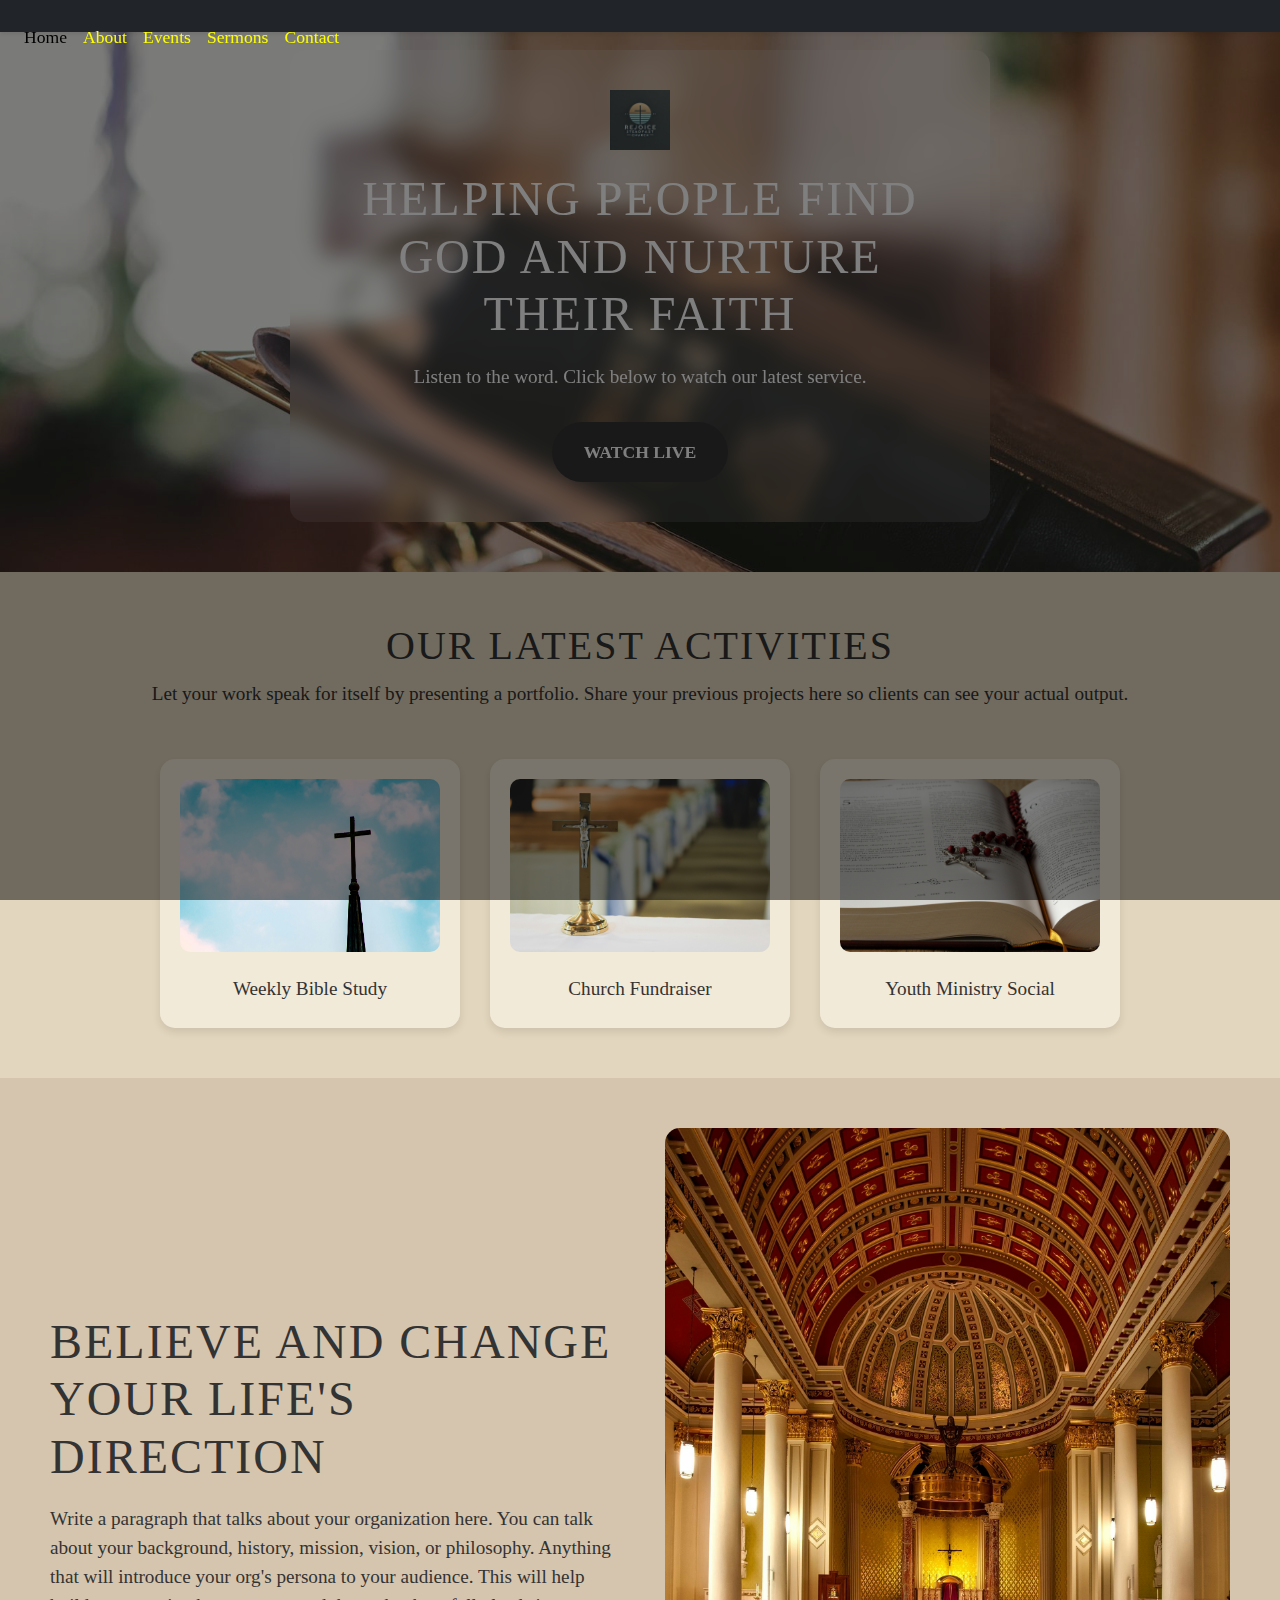
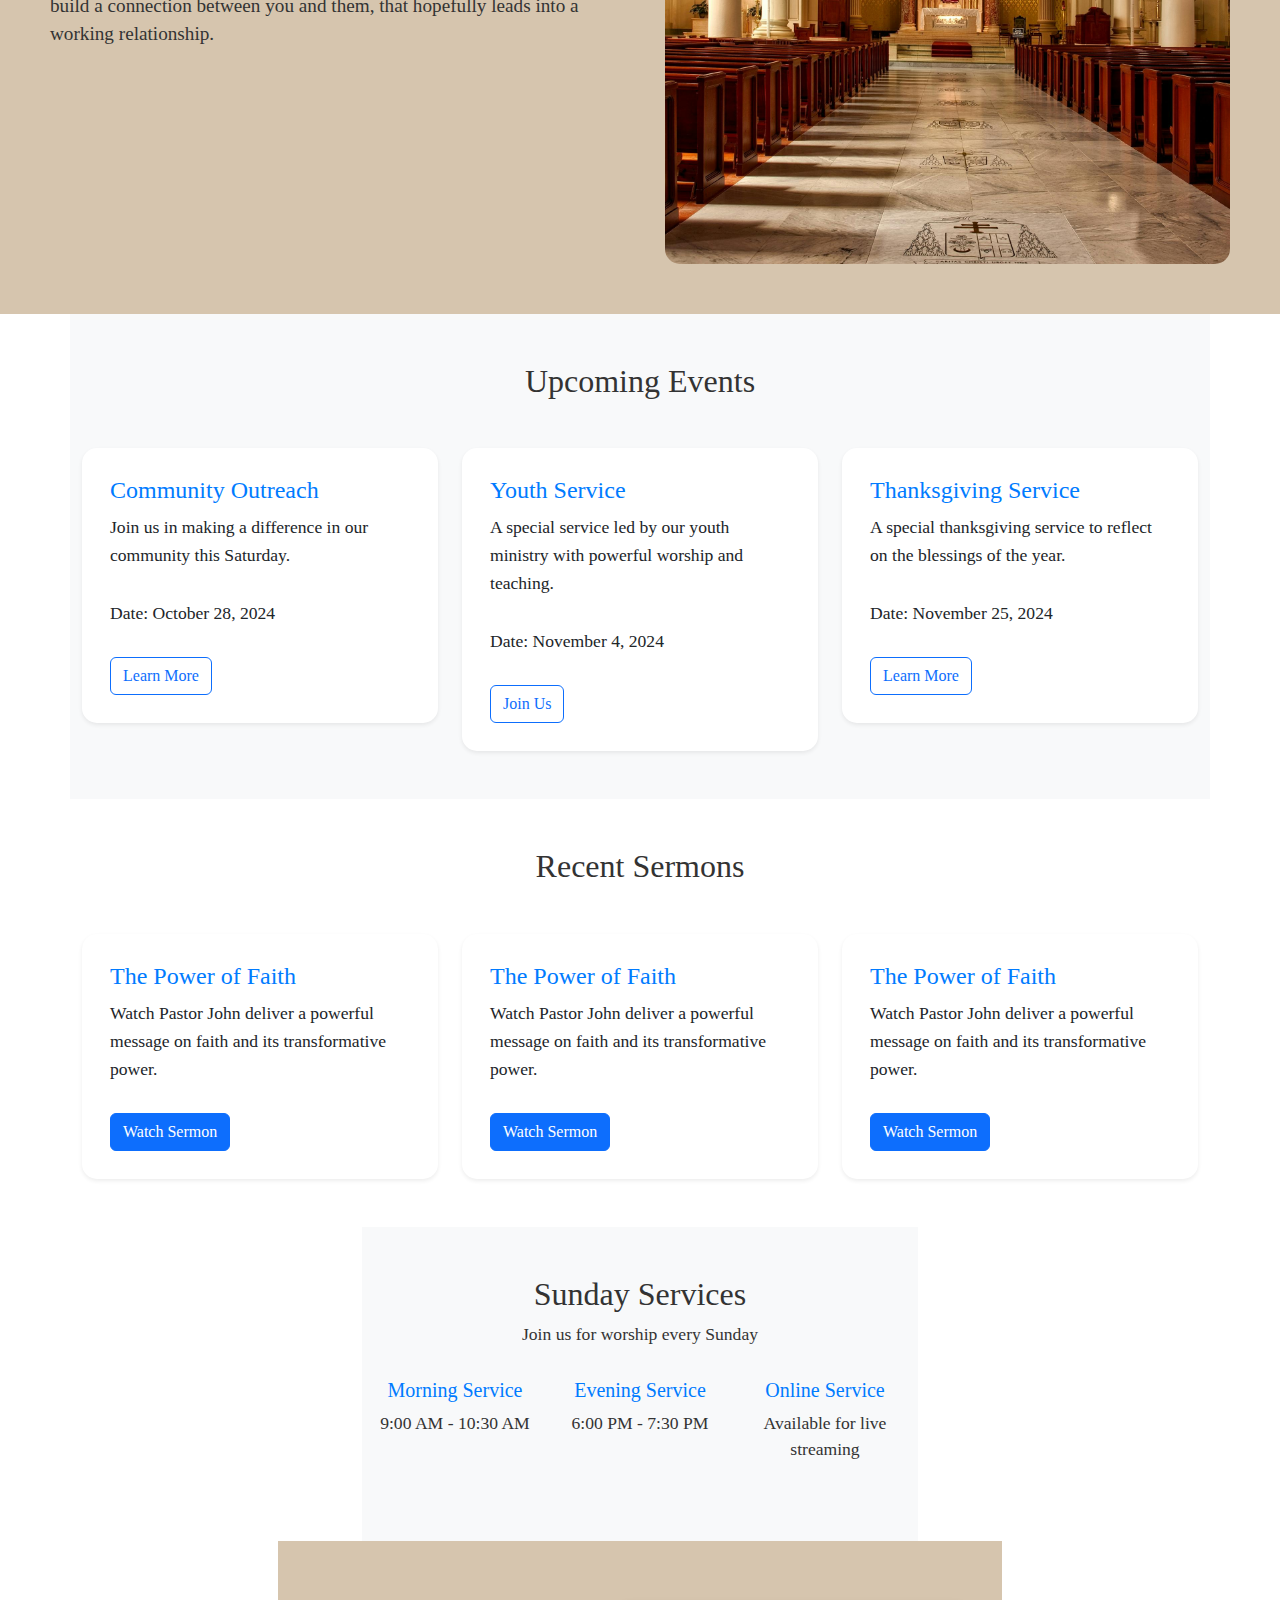
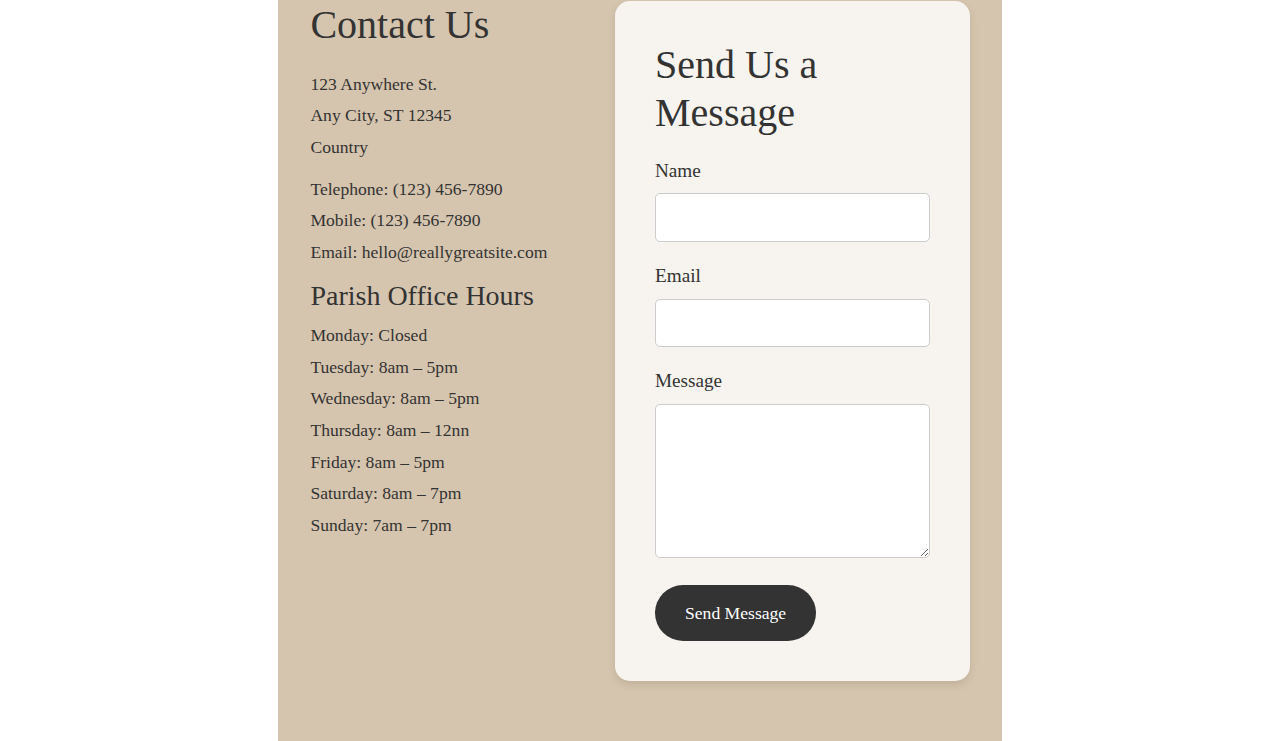
<file: index.html>
<!DOCTYPE html>
<html lang="en">
<head>
    <meta charset="UTF-8">
    <meta name="viewport" content="width=device-width, initial-scale=1.0">
    <link href="https://cdn.jsdelivr.net/npm/bootstrap@5.3.1/dist/css/bootstrap.min.css" rel="stylesheet">
    <link rel="stylesheet" href="style.css">
    <title>Rejoice Steadfast Church</title>
</head>
<body>

    <!-- Navbar -->
<nav class="navbar navbar-expand-sm navbar-light bg-dark fixed-top shadow-sm">
    <div class="nav-container">
      <a class="navbar-brand" href="#">Church Name</a>
      <button class="navbar-toggler" type="button" data-bs-toggle="collapse" data-bs-target="#navbarNav" aria-controls="navbarNav" aria-expanded="false" aria-label="Toggle navigation">
        <span class="navbar-toggler-icon"></span>
      </button>
      <div class="collapse navbar-collapse justify-content-end" id="navbarNav">
        <ul class="navbar-nav">
          <li class="nav-item">
            <a class="nav-link active" href="#">Home</a>
          </li>
          <li class="nav-item">
            <a class="nav-link" href="#about">About</a>
          </li>
          <li class="nav-item">
            <a class="nav-link" href="#events">Events</a>
          </li>
          <li class="nav-item">
            <a class="nav-link" href="#sermons">Sermons</a>
          </li>
          <li class="nav-item">
            <a class="nav-link" href="#contact">Contact</a>
          </li>
        </ul>
      </div>
    </div>
  </nav>
  
    <div class="overlay"></div>

    <div class="container-landing">
        <div class="church-logo">
            <img src="logo.webp" alt="Rejoice Steadfast Church Logo">
        </div>
        <h1>Helping People Find God and Nurture Their Faith</h1>
        <p>Listen to the word. Click below to watch our latest service.</p>
        <a href="#" class="watch-button">Watch Live</a>
    </div>

    <!-- Our Latest Activities Section -->
    <section class="activities-section">
        <h1>Our Latest Activities</h1>
        <p>Let your work speak for itself by presenting a portfolio. Share your previous projects here so clients can see your actual output.</p>
        <div class="activities">
            <div class="activity">
                <img src="1.jpg" alt="Weekly Bible Study">
                <h3>Weekly Bible Study</h3>
            </div>
            <div class="activity">
                <img src="2.jpg" alt="Church Fundraiser">
                <h3>Church Fundraiser</h3>
            </div>
            <div class="activity">
                <img src="3.jpg" alt="Youth Ministry Social">
                <h3>Youth Ministry Social</h3>
            </div>
        </div>
    </section>
    <!-- Believe and Change Section -->
    <section class="believe-section">
        <div class="believe-content">
            <h1>Believe and Change Your Life's Direction</h1>
            <p>Write a paragraph that talks about your organization here. You can talk about your background, history, mission, vision, or philosophy. Anything that will introduce your org's persona to your audience. This will help build a connection between you and them, that hopefully leads into a working relationship.</p>
        </div>
        <div class="believe-image">
            <img src="4.jpg" alt="Church Cross Image">
        </div>
    </section>

    <!-- Events Section -->
<section id="events" class="py-5 bg-light">
    <div class="container">
      <h2 class="text-center mb-5">Upcoming Events</h2>
      <div class="row">
        <!-- Event Card 1 -->
        <div class="col-md-4">
          <div class="card event-card shadow-sm">
            <div class="card-body">
              <h5 class="card-title">Community Outreach</h5>
              <p class="card-text">Join us in making a difference in our community this Saturday.</p>
              <p><strong>Date:</strong> October 28, 2024</p>
              <a href="#" class="btn btn-outline-primary">Learn More</a>
            </div>
          </div>
        </div>
        <!-- Event Card 2 -->
        <div class="col-md-4">
          <div class="card event-card shadow-sm">
            <div class="card-body">
              <h5 class="card-title">Youth Service</h5>
              <p class="card-text">A special service led by our youth ministry with powerful worship and teaching.</p>
              <p><strong>Date:</strong> November 4, 2024</p>
              <a href="#" class="btn btn-outline-primary">Join Us</a>
            </div>
          </div>
        </div>
        <!-- Event Card 3 -->
        <div class="col-md-4">
          <div class="card event-card shadow-sm">
            <div class="card-body">
              <h5 class="card-title">Thanksgiving Service</h5>
              <p class="card-text">A special thanksgiving service to reflect on the blessings of the year.</p>
              <p><strong>Date:</strong> November 25, 2024</p>
              <a href="#" class="btn btn-outline-primary">Learn More</a>
            </div>
          </div>
        </div>
      </div>
    </div>
  </section>

  <!-- Sermons Section -->
<section id="sermons" class="py-5">
    <div class="container">
      <h2 class="text-center mb-5">Recent Sermons</h2>
      <div class="row">
        <div class="col-md-4">
          <div class="card sermon-card shadow-sm">
            <div class="card-body">
              <h5 class="card-title">The Power of Faith</h5>
              <p class="card-text">Watch Pastor John deliver a powerful message on faith and its transformative power.</p>
              <a href="#" class="btn btn-primary">Watch Sermon</a>
            </div>
          </div>
        </div>
        <div class="col-md-4">
            <div class="card sermon-card shadow-sm">
              <div class="card-body">
                <h5 class="card-title">The Power of Faith</h5>
                <p class="card-text">Watch Pastor John deliver a powerful message on faith and its transformative power.</p>
                <a href="#" class="btn btn-primary">Watch Sermon</a>
              </div>
            </div>
          </div>
          <div class="col-md-4">
            <div class="card sermon-card shadow-sm">
              <div class="card-body">
                <h5 class="card-title">The Power of Faith</h5>
                <p class="card-text">Watch Pastor John deliver a powerful message on faith and its transformative power.</p>
                <a href="#" class="btn btn-primary">Watch Sermon</a>
              </div>
            </div>
          </div>
        <!-- Repeat sermon cards for more sermons -->
      </div>
    </div>
  </section>
  <!-- Sunday Services Schedule Section -->
<section id="services" class="py-5 bg-light">
    <div class="container text-center">
      <h2>Sunday Services</h2>
      <p class="lead">Join us for worship every Sunday</p>
      <div class="row">
        <div class="col-md-4">
          <h5>Morning Service</h5>
          <p>9:00 AM - 10:30 AM</p>
        </div>
        <div class="col-md-4">
          <h5>Evening Service</h5>
          <p>6:00 PM - 7:30 PM</p>
        </div>
        <div class="col-md-4">
          <h5>Online Service</h5>
          <p>Available for live streaming</p>
        </div>
      </div>
    </div>
  </section>
  
  <section class="contact-section" id="contact">
    <div class="container contact-container">
        <div class="contact-details">
            <h2>Contact Us</h2>
            <p>123 Anywhere St.<br> Any City, ST 12345<br> Country</p>
            <p><strong>Telephone:</strong> (123) 456-7890<br>
               <strong>Mobile:</strong> (123) 456-7890<br>
               <strong>Email:</strong> hello@reallygreatsite.com</p>

            <h3>Parish Office Hours</h3>
            <p>Monday: Closed<br>
               Tuesday: 8am – 5pm<br>
               Wednesday: 8am – 5pm<br>
               Thursday: 8am – 12nn<br>
               Friday: 8am – 5pm<br>
               Saturday: 8am – 7pm<br>
               Sunday: 7am – 7pm</p>

            <div class="social-links">
                <a href="#"><i class="fab fa-facebook-f"></i></a>
                <a href="#"><i class="fab fa-twitter"></i></a>
                <a href="#"><i class="fab fa-instagram"></i></a>
            </div>
        </div>

        <!-- Contact Form -->
        <div class="contact-form">
            <h2>Send Us a Message</h2>
            <form action="#" method="post">
                <div class="form-group">
                    <label for="name">Name</label>
                    <input type="text" id="name" name="name" required>
                </div>
                <div class="form-group">
                    <label for="email">Email</label>
                    <input type="email" id="email" name="email" required>
                </div>
                <div class="form-group">
                    <label for="message">Message</label>
                    <textarea id="message" name="message" rows="5" required></textarea>
                </div>
                <button type="submit" class="submit-btn">Send Message</button>
            </form>
        </div>
    </div>
</section>


    <script src="https://cdn.jsdelivr.net/npm/bootstrap@5.3.1/dist/js/bootstrap.bundle.min.js"></script>
</body>
</html>
</file>
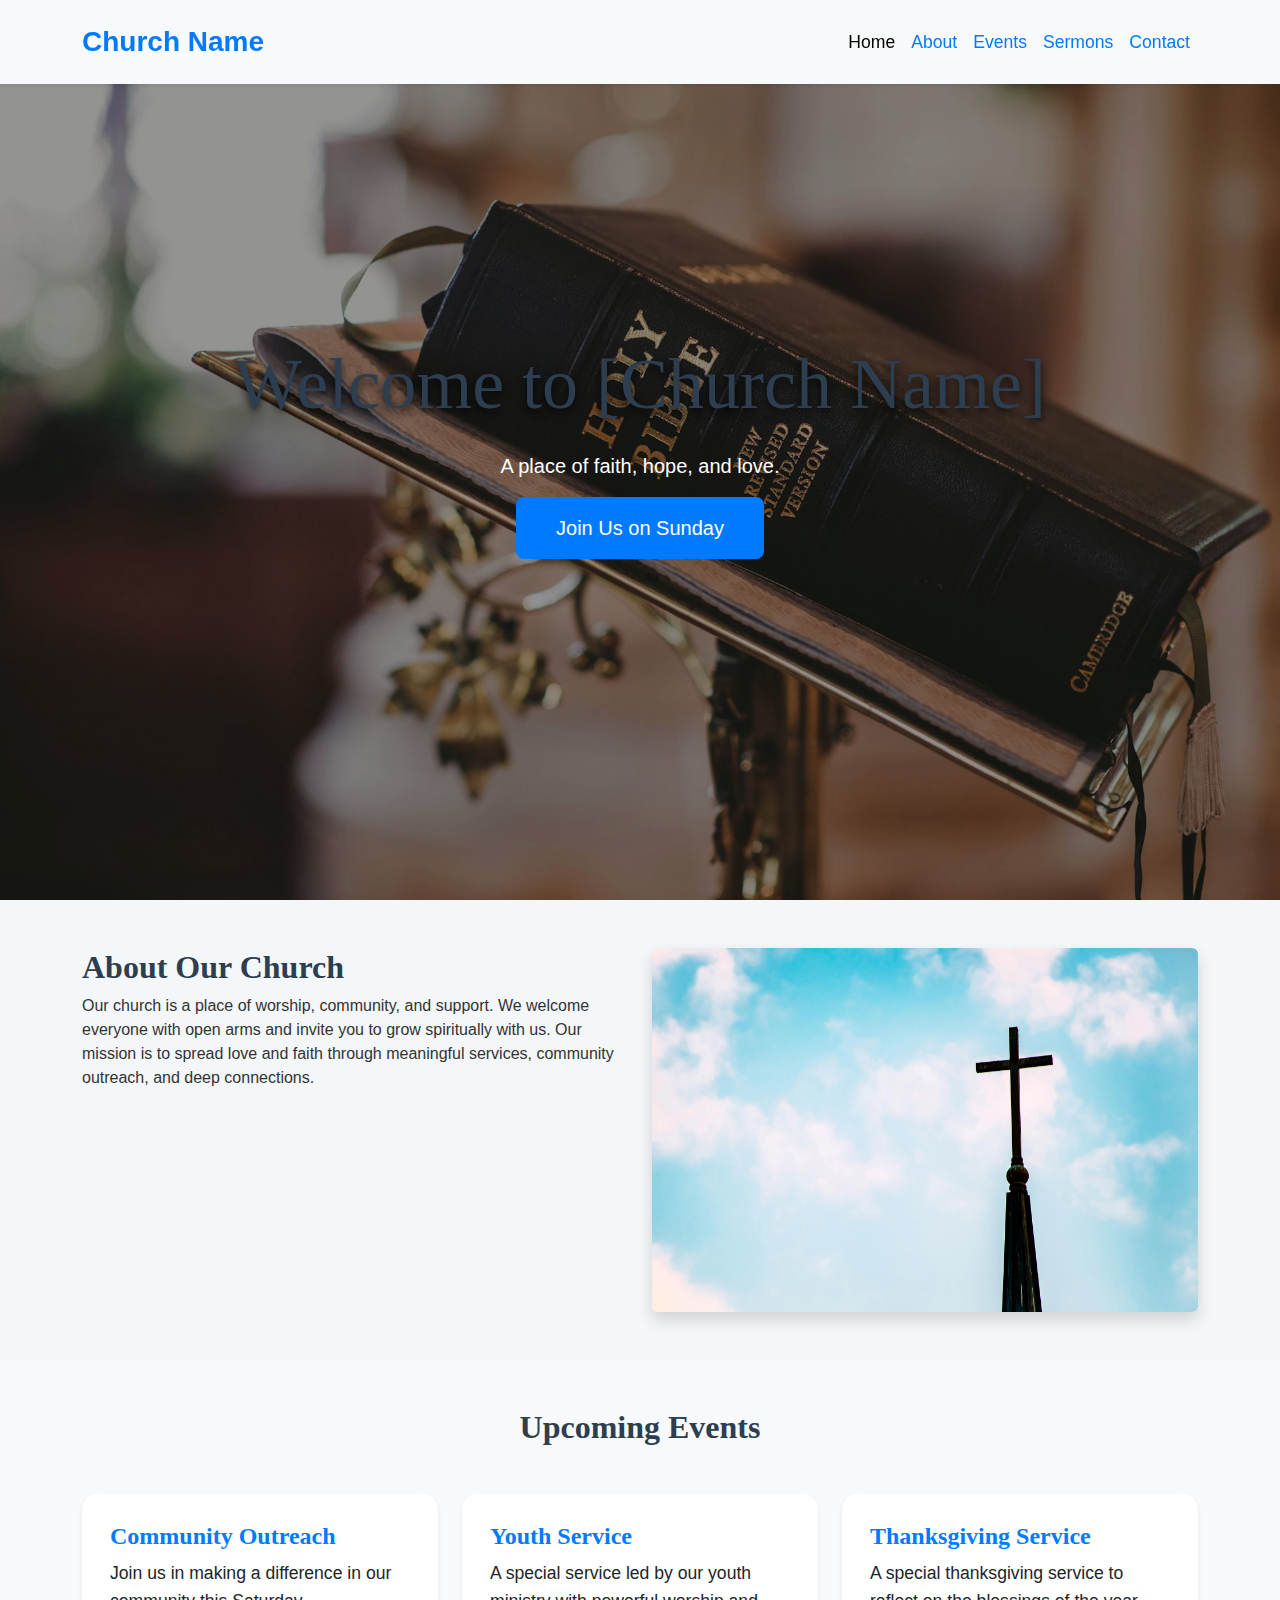
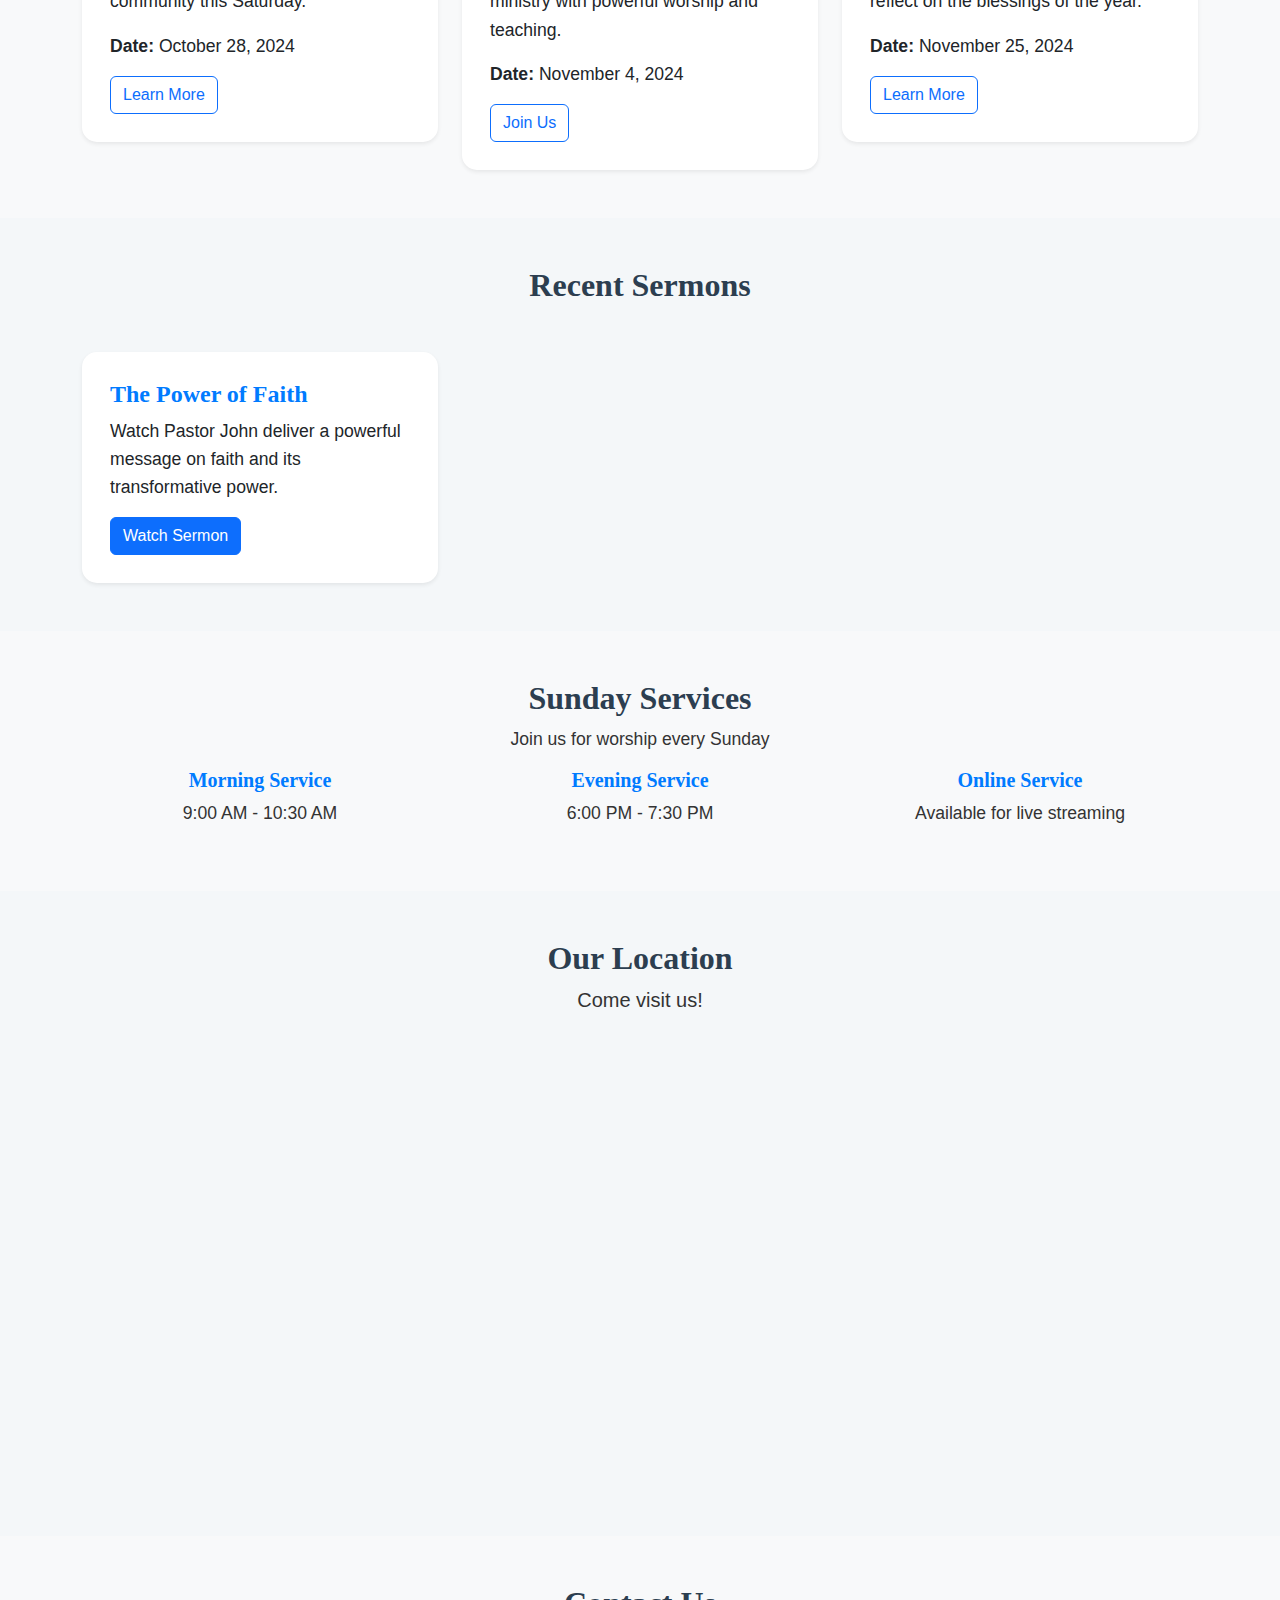
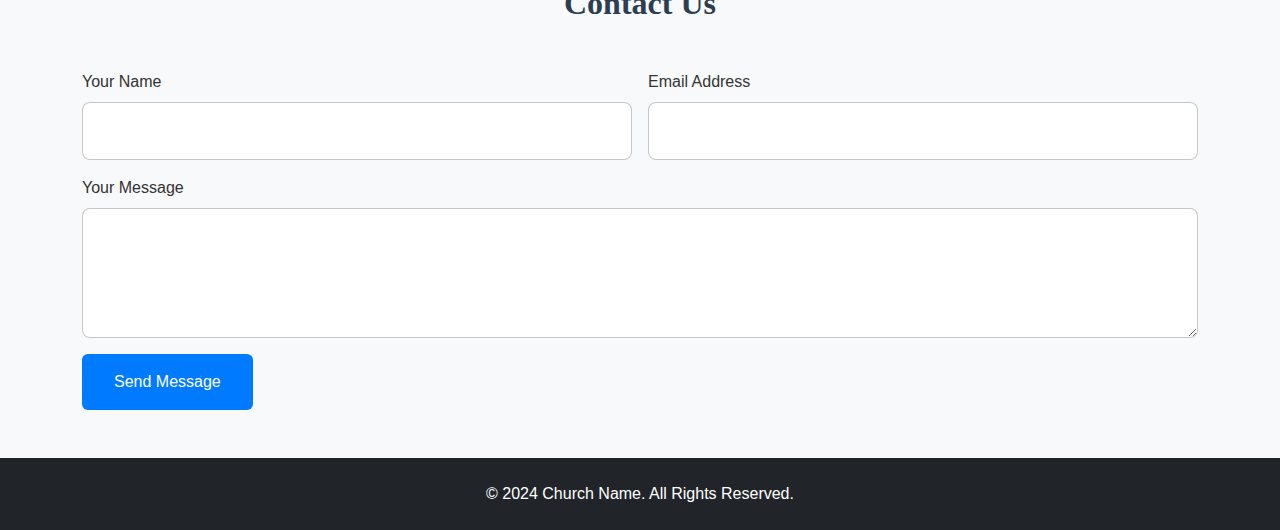
<file: test.html>
<!DOCTYPE html>
<html lang="en">
<head>
  <meta charset="UTF-8">
  <meta name="viewport" content="width=device-width, initial-scale=1.0">
  <title>Church Website</title>
  <link href="https://cdn.jsdelivr.net/npm/bootstrap@5.3.0/dist/css/bootstrap.min.css" rel="stylesheet">
  <link rel="stylesheet" href="test.css"> <!-- Link to external CSS -->
</head>
<body>

<!-- Navbar -->
<nav class="navbar navbar-expand-lg navbar-light bg-light fixed-top shadow-sm">
  <div class="container">
    <a class="navbar-brand" href="#">Church Name</a>
    <button class="navbar-toggler" type="button" data-bs-toggle="collapse" data-bs-target="#navbarNav" aria-controls="navbarNav" aria-expanded="false" aria-label="Toggle navigation">
      <span class="navbar-toggler-icon"></span>
    </button>
    <div class="collapse navbar-collapse justify-content-end" id="navbarNav">
      <ul class="navbar-nav">
        <li class="nav-item">
          <a class="nav-link active" href="#">Home</a>
        </li>
        <li class="nav-item">
          <a class="nav-link" href="#about">About</a>
        </li>
        <li class="nav-item">
          <a class="nav-link" href="#events">Events</a>
        </li>
        <li class="nav-item">
          <a class="nav-link" href="#sermons">Sermons</a>
        </li>
        <li class="nav-item">
          <a class="nav-link" href="#contact">Contact</a>
        </li>
      </ul>
    </div>
  </div>
</nav>

<!-- Hero Section -->
<section class="hero-section d-flex align-items-center justify-content-center text-center">
  <div class="container">
    <h1 class="display-4">Welcome to [Church Name]</h1>
    <p class="lead">A place of faith, hope, and love.</p>
    <a href="#services" class="btn btn-primary btn-lg">Join Us on Sunday</a>
  </div>
</section>

<!-- About Section -->
<section id="about" class="py-5">
  <div class="container">
    <div class="row">
      <div class="col-md-6">
        <h2>About Our Church</h2>
        <p>Our church is a place of worship, community, and support. We welcome everyone with open arms and invite you to grow spiritually with us. Our mission is to spread love and faith through meaningful services, community outreach, and deep connections.</p>
      </div>
      <div class="col-md-6">
        <img src="1.jpg" class="img-fluid rounded shadow" alt="Church Image">
      </div>
    </div>
  </div>
</section>

<!-- Events Section -->
<section id="events" class="py-5 bg-light">
  <div class="container">
    <h2 class="text-center mb-5">Upcoming Events</h2>
    <div class="row">
      <!-- Event Card 1 -->
      <div class="col-md-4">
        <div class="card event-card shadow-sm">
          <div class="card-body">
            <h5 class="card-title">Community Outreach</h5>
            <p class="card-text">Join us in making a difference in our community this Saturday.</p>
            <p><strong>Date:</strong> October 28, 2024</p>
            <a href="#" class="btn btn-outline-primary">Learn More</a>
          </div>
        </div>
      </div>
      <!-- Event Card 2 -->
      <div class="col-md-4">
        <div class="card event-card shadow-sm">
          <div class="card-body">
            <h5 class="card-title">Youth Service</h5>
            <p class="card-text">A special service led by our youth ministry with powerful worship and teaching.</p>
            <p><strong>Date:</strong> November 4, 2024</p>
            <a href="#" class="btn btn-outline-primary">Join Us</a>
          </div>
        </div>
      </div>
      <!-- Event Card 3 -->
      <div class="col-md-4">
        <div class="card event-card shadow-sm">
          <div class="card-body">
            <h5 class="card-title">Thanksgiving Service</h5>
            <p class="card-text">A special thanksgiving service to reflect on the blessings of the year.</p>
            <p><strong>Date:</strong> November 25, 2024</p>
            <a href="#" class="btn btn-outline-primary">Learn More</a>
          </div>
        </div>
      </div>
    </div>
  </div>
</section>

<!-- Sermons Section -->
<section id="sermons" class="py-5">
  <div class="container">
    <h2 class="text-center mb-5">Recent Sermons</h2>
    <div class="row">
      <div class="col-md-4">
        <div class="card sermon-card shadow-sm">
          <div class="card-body">
            <h5 class="card-title">The Power of Faith</h5>
            <p class="card-text">Watch Pastor John deliver a powerful message on faith and its transformative power.</p>
            <a href="#" class="btn btn-primary">Watch Sermon</a>
          </div>
        </div>
      </div>
      <!-- Repeat sermon cards for more sermons -->
    </div>
  </div>
</section>

<!-- Sunday Services Schedule Section -->
<section id="services" class="py-5 bg-light">
  <div class="container text-center">
    <h2>Sunday Services</h2>
    <p class="lead">Join us for worship every Sunday</p>
    <div class="row">
      <div class="col-md-4">
        <h5>Morning Service</h5>
        <p>9:00 AM - 10:30 AM</p>
      </div>
      <div class="col-md-4">
        <h5>Evening Service</h5>
        <p>6:00 PM - 7:30 PM</p>
      </div>
      <div class="col-md-4">
        <h5>Online Service</h5>
        <p>Available for live streaming</p>
      </div>
    </div>
  </div>
</section>

<!-- Location Section -->
<section id="location" class="py-5">
  <div class="container text-center">
    <h2>Our Location</h2>
    <p class="lead">Come visit us!</p>
    <div class="map-responsive">
      <iframe src="https://www.google.com/maps/embed?pb=..." width="100%" height="450" frameborder="0" allowfullscreen></iframe>
    </div>
  </div>
</section>

<!-- Contact Us Section -->
<section id="contact" class="py-5 bg-light">
  <div class="container">
    <h2 class="text-center mb-4">Contact Us</h2>
    <form class="row g-3">
      <div class="col-md-6">
        <label for="name" class="form-label">Your Name</label>
        <input type="text" class="form-control" id="name" required>
      </div>
      <div class="col-md-6">
        <label for="email" class="form-label">Email Address</label>
        <input type="email" class="form-control" id="email" required>
      </div>
      <div class="col-12">
        <label for="message" class="form-label">Your Message</label>
        <textarea class="form-control" id="message" rows="4" required></textarea>
      </div>
      <div class="col-12">
        <button type="submit" class="btn btn-primary">Send Message</button>
      </div>
    </form>
  </div>
</section>

<!-- Footer -->
<footer class="py-4 bg-dark text-white text-center">
  <p>&copy; 2024 Church Name. All Rights Reserved.</p>
</footer>

<script src="https://cdn.jsdelivr.net/npm/bootstrap@5.3.0/dist/js/bootstrap.bundle.min.js"></script>
</body>
</html>
</file>
<file: style.css>
* {
    margin: 0;
    padding: 0;
    box-sizing: border-box;
}

body {
    font-family: 'Georgia', serif;
    background: url('church-background.jpg') no-repeat center center fixed;
    background-size: cover;
    height: 100vh;
    display: flex;
    flex-direction: column;
    justify-content: flex-start;
    align-items: center;
    color: #fff;
}

  /* Navbar */
  .navbar {
    background-color: rgba(255, 255, 255, 0.1);
    box-shadow: 0 4px 10px var(green);
    padding: 1rem;
    height: 15px;
    
  }
  
  .navbar-brand {
    font-size: 1.75rem;
    font-weight: bold;
    color: #fff;
  }
  
  .nav-link {
    font-size: 1.1rem;
    padding: 0.75rem 1rem;
    color: yellow;
    transition: color 0.3s ease;
  }
  
  .nav-link:hover {
    color: yellow;
  }

.overlay {
    position: absolute;
    top: 0;
    left: 0;
    right: 0;
    bottom: 0;
    background-color: rgba(0, 0, 0, 0.5); /* Add an overlay for better contrast */
    z-index: 10;
}

.container-landing {
    z-index: 1;
    text-align: center;
    padding: 40px;
    max-width: 700px;
    background-color: rgba(255, 255, 255, 0.1);
    border-radius: 15px;
    backdrop-filter: blur(10px); /* Glassmorphism effect */
    margin-top: 50px;
}

.church-logo img {
    height: 60px;
    margin-bottom: 20px;
}

h1 {
    font-size: 3rem;
    font-weight: 300;
    letter-spacing: 2px;
    text-transform: uppercase;
    margin-bottom: 20px;
    line-height: 1.2;
}

h2{
    color: #333;
}

p {
    font-size: 1.2rem;
    margin-bottom: 30px;
    font-weight: 300;
}

.watch-button {
    display: inline-block;
    padding: 15px 30px;
    font-size: 1.1rem;
    font-weight: 600;
    color: #fff;
    background-color: #333;
    border: 2px solid transparent;
    border-radius: 30px;
    text-transform: uppercase;
    text-decoration: none;
    transition: all 0.3s ease;
}

.watch-button:hover {
    background-color: transparent;
    color: #333;
    border: 2px solid #fff;
}

/* Latest Activities Section */
.activities-section {
    background-color: #e3d6be;
    color: #333;
    padding: 50px 20px;
    text-align: center;
    width: 100%;
    z-index: 1;
    margin-top: 50px;
}

.activities-section h1 {
    font-size: 2.5rem;
    margin-bottom: 10px;
}

.activities-section p {
    font-size: 1.2rem;
    margin-bottom: 50px;
}

.activities {
    display: flex;
    justify-content: center;
    gap: 30px;
    flex-wrap: wrap;
}

.activity {
    background-color: #f2ead8;
    border-radius: 15px;
    padding: 20px;
    text-align: center;
    width: 300px;
    box-shadow: 0px 4px 8px rgba(0, 0, 0, 0.1);
}

.activity img {
    width: 100%;
    border-radius: 10px;
    margin-bottom: 15px;
}

.activity h3 {
    font-size: 1.2rem;
    margin-top: 10px;
}

/* Believe and Change Section */
.believe-section {
    display: flex;
    justify-content: space-between;
    align-items: center;
    padding: 50px;
    background-color: #d6c5ae;
    color: #333;
    z-index: 1;
}

.believe-content {
    flex: 1;
    padding-right: 50px;
}

.believe-content h1 {
    font-size: 3rem;
    font-weight: 300;
    letter-spacing: 2px;
    text-transform: uppercase;
    margin-bottom: 20px;
    line-height: 1.2;
}

.believe-content p {
    font-size: 1.2rem;
    font-weight: 300;
}

.believe-image {
    flex: 1;
}

.believe-image img {
    width: 100%;
    border-radius: 15px;
}

/* Event and Sermon Cards */
.card {
    border: none;
    box-shadow: 0 4px 12px rgba(0, 0, 0, 0.2);
    transition: transform 0.3s ease, box-shadow 0.3s ease;
    border-radius: 15px;
  }
  
  .card:hover {
    transform: translateY(-8px);
    box-shadow: 0 8px 20px rgba(0, 0, 0, 0.2);
  }
  
  .card-title {
    font-size: 1.5rem;
    color: #007bff;
  }
  
  .card-body {
    padding: 1.75rem;
  }
  
  .card-body p {
    font-size: 1.1rem;
    line-height: 1.6;
  }

 /* Sunday Services */
 #services h5 {
    font-size: 1.25rem;
    color: #007bff;
  }
  
  #services p {
    font-size: 1.1rem;
    color: #333;
  }

  .contact-section {
    background: #d6c5ae;
    padding: 60px 20px;
    color: #333;
}

.contact-container {
    display: flex;
    justify-content: space-between;
    align-items: flex-start;
    gap: 30px;
    flex-wrap: wrap;
}

.contact-details {
    flex: 1;
    font-family: 'Georgia', serif;
}

.contact-details h2 {
    font-size: 2.5rem;
    margin-bottom: 20px;
}

.contact-details p {
    font-size: 1.1rem;
    line-height: 1.8;
    margin-bottom: 10px;
}

.social-links a {
    margin-right: 15px;
    font-size: 1.5rem;
    color: #333;
}

.contact-form {
    flex: 1;
    background: rgba(255, 255, 255, 0.8);
    padding: 40px;
    border-radius: 15px;
    box-shadow: 0px 4px 8px rgba(0, 0, 0, 0.1);
}

.contact-form h2 {
    font-size: 2.5rem;
    margin-bottom: 20px;
}

.form-group {
    margin-bottom: 20px;
}

.form-group label {
    font-size: 1.2rem;
    margin-bottom: 8px;
    display: block;
}

.form-group input, .form-group textarea {
    width: 100%;
    padding: 10px;
    font-size: 1.1rem;
    border: 1px solid #ccc;
    border-radius: 5px;
}

.submit-btn {
    background-color: #333;
    color: #fff;
    padding: 15px 30px;
    font-size: 1.1rem;
    border: none;
    border-radius: 30px;
    cursor: pointer;
    transition: background-color 0.3s ease;
}

.submit-btn:hover {
    background-color: #555;
}


 

/* Responsive Design */
@media (max-width: 768px) {
    h1 {
        font-size: 2.5rem;
    }

    p {
        font-size: 1rem;
    }

    .watch-button {
        padding: 12px 25px;
        font-size: 1rem;
    }

    .activities {
        flex-direction: column;
        align-items: center;
    }

    .believe-section {
        flex-direction: column;
        text-align: center;
    }

    .believe-content {
        padding-right: 0;
    }

    .believe-image img {
        margin-top: 20px;
    }

    .contact-container {
        flex-direction: column;
    }
}
</file>
<file: test.css>
/* Color Variables for Easy Customization */
:root {
    --primary-color: #007bff;
    --secondary-color: #2c3e50;
    --accent-color: #f1c40f;
    --light-bg-color: #f4f7f9;
    --dark-bg-color: #2c3e50;
    --text-color: #333;
    --text-light: #ffffff;
    --shadow-color: rgba(0, 0, 0, 0.2);
  }
  
  /* Global Styles */
  body {
    font-family: 'Poppins', sans-serif;
    background-color: var(--light-bg-color);
    color: var(--text-color);
    scroll-behavior: smooth;
  }
  
  h1, h2, h3, h4, h5, h6 {
    font-family: 'Playfair Display', serif;
    color: var(--secondary-color);
    font-weight: bold;
  }
  
  /* Navbar */
  .navbar {
    background-color: var(--light-bg-color);
    box-shadow: 0 4px 10px var(--shadow-color);
    padding: 1rem;
  }
  
  .navbar-brand {
    font-size: 1.75rem;
    font-weight: bold;
    color: var(--primary-color);
  }
  
  .nav-link {
    font-size: 1.1rem;
    padding: 0.75rem 1rem;
    color: var(--primary-color);
    transition: color 0.3s ease;
  }
  
  .nav-link:hover {
    color: var(--accent-color);
  }
  
  /* Hero Section with Background Video */
  .hero-section {
    height: 100vh;
    background: url('church-background.jpg') no-repeat center center/cover;
    background-attachment: fixed;
    color: var(--text-light);
    display: flex;
    align-items: center;
    justify-content: center;
    position: relative;
    z-index: 1;
  }
  
  .hero-section::before {
    content: '';
    position: absolute;
    top: 0;
    left: 0;
    height: 100%;
    width: 100%;
    background: rgba(0, 0, 0, 0.4); /* Dark overlay */
    z-index: -1;
  }
  
  .hero-section h1 {
    font-size: 4.5rem;
    text-shadow: 0px 4px 10px rgba(0, 0, 0, 0.8);
    margin-bottom: 1.5rem;
  }
  
  .hero-section .btn {
    padding: 1rem 2.5rem;
    font-size: 1.25rem;
    background: var(--primary-color);
    border: none;
    transition: background-color 0.3s ease, transform 0.2s ease;
  }
  
  .hero-section .btn:hover {
    background-color: var(--accent-color);
    transform: scale(1.05);
  }
  
  /* Section Headings */
  .section-heading {
    font-size: 2.75rem;
    margin-bottom: 3rem;
    text-align: center;
    color: var(--secondary-color);
  }
  
  /* About Section */
  #about img {
    border-radius: 15px;
    box-shadow: 0 6px 12px rgba(0, 0, 0, 0.15);
    transition: transform 0.3s ease, box-shadow 0.3s ease;
  }
  
  #about img:hover {
    transform: scale(1.05);
    box-shadow: 0 8px 16px rgba(0, 0, 0, 0.3);
  }
  
  /* Event and Sermon Cards */
  .card {
    border: none;
    box-shadow: 0 4px 12px var(--shadow-color);
    transition: transform 0.3s ease, box-shadow 0.3s ease;
    border-radius: 15px;
  }
  
  .card:hover {
    transform: translateY(-8px);
    box-shadow: 0 8px 20px var(--shadow-color);
  }
  
  .card-title {
    font-size: 1.5rem;
    color: var(--primary-color);
  }
  
  .card-body {
    padding: 1.75rem;
  }
  
  .card-body p {
    font-size: 1.1rem;
    line-height: 1.6;
  }
  
  /* Sunday Services */
  #services h5 {
    font-size: 1.25rem;
    color: var(--primary-color);
  }
  
  #services p {
    font-size: 1.1rem;
    color: var(--text-color);
  }
  
  /* Contact Form */
  #contact form {
    margin-top: 2rem;
  }
  
  #contact input, #contact textarea {
    border: 1px solid var(--shadow-color);
    padding: 1rem;
    border-radius: 8px;
    font-size: 1rem;
    transition: border-color 0.3s ease;
  }
  
  #contact input:focus, #contact textarea:focus {
    border-color: var(--primary-color);
  }
  
  #contact button {
    background: var(--primary-color);
    color: var(--text-light);
    border: none;
    padding: 1rem 2rem;
    transition: background-color 0.3s ease, transform 0.2s ease;
  }
  
  #contact button:hover {
    background-color: var(--accent-color);
    transform: scale(1.05);
  }
  
  /* Footer */
  footer {
    background-color: var(--dark-bg-color);
    color: var(--text-light);
    padding: 2rem;
    font-size: 1rem;
    text-align: center;
  }
  
  footer p {
    margin: 0;
  }
  
  /* Animations */
  @keyframes fadeInUp {
    from {
      opacity: 0;
      transform: translateY(30px);
    }
    to {
      opacity: 1;
      transform: translateY(0);
    }
  }
  
  .fade-in {
    animation: fadeInUp 0.6s ease-in-out;
  }
</file>
